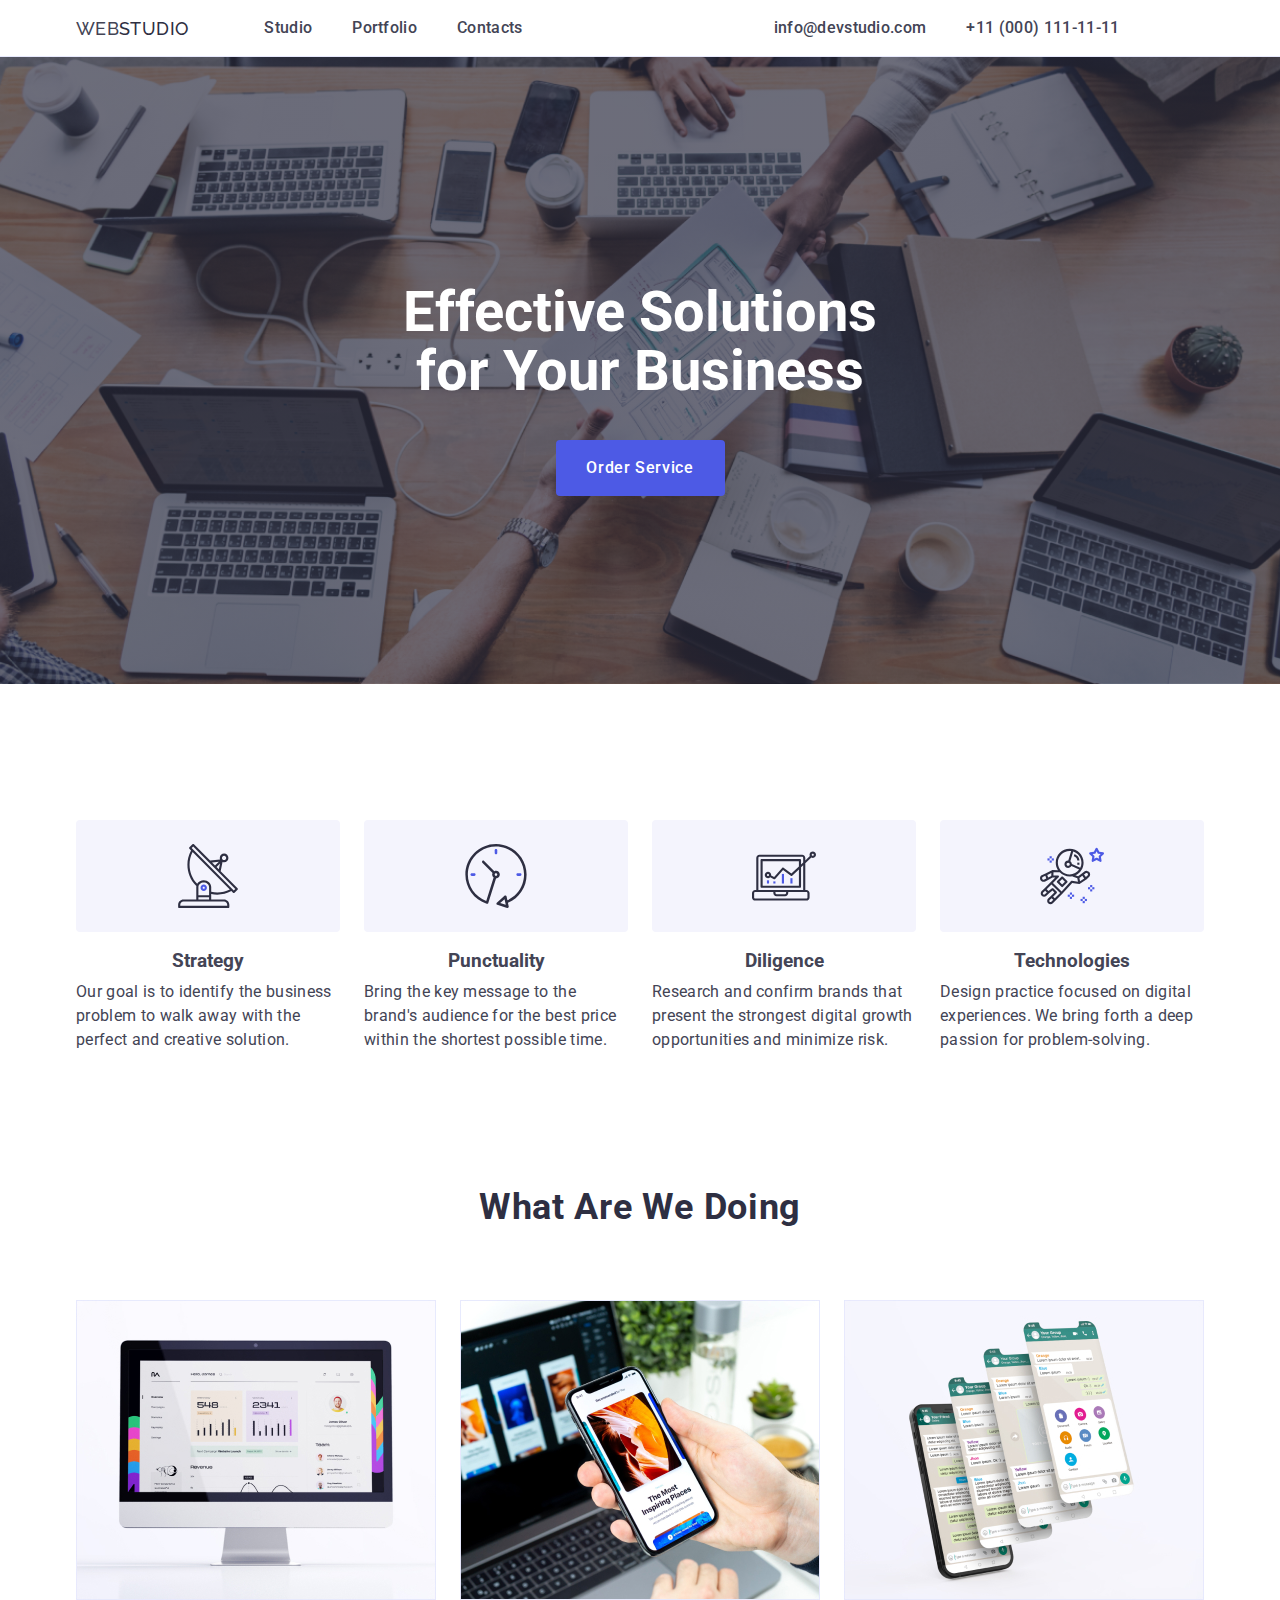
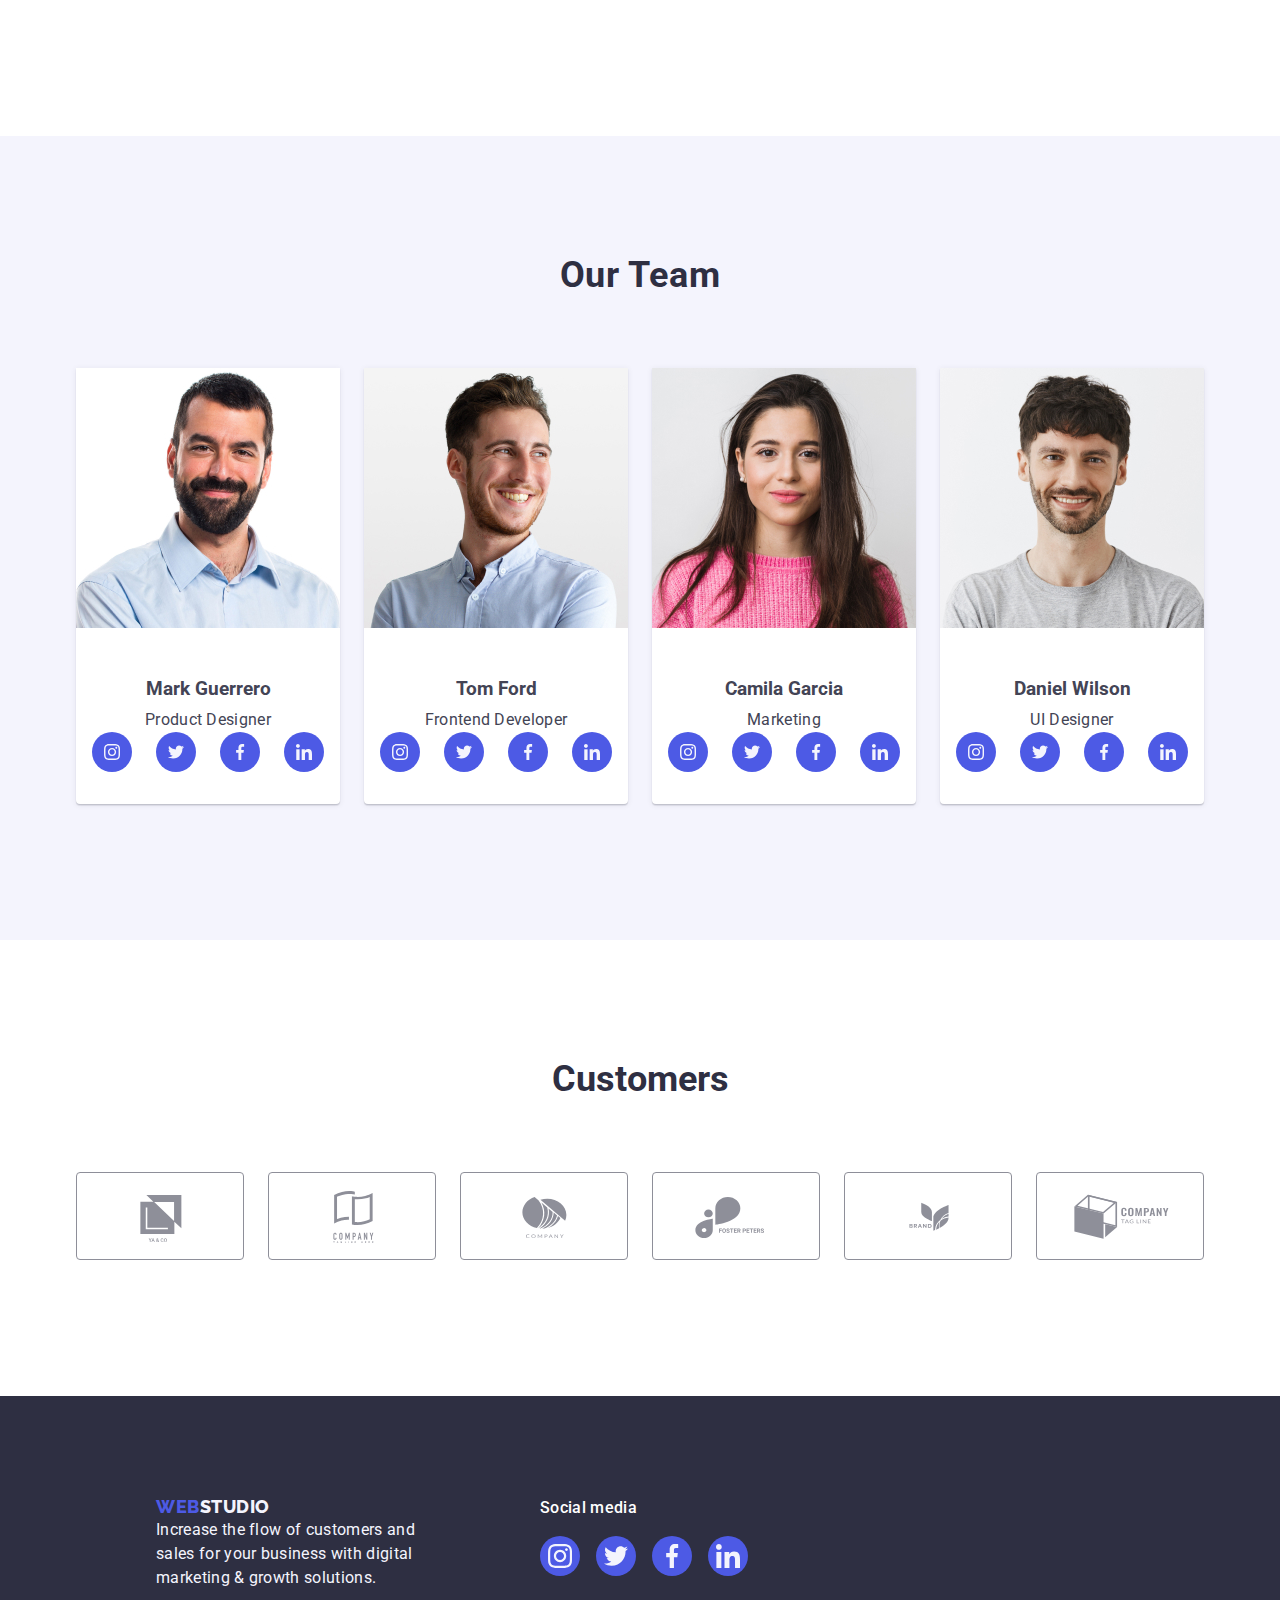
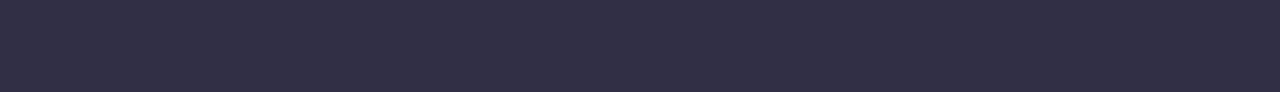
<file: index.html>
<!DOCTYPE html>
<html lang="en">
  <head>
    <meta charset="UTF-8"/>
    <meta name="viewport" content="width=device-width, initial-scale=1.0"/>
    <title>Studio</title>

    <link
      rel="stylesheet"
      href="https://cdnjs.cloudflare.com/ajax/libs/modern-normalize/1.0.0/modern-normalize.min.css"
    />

    <link rel="stylesheet" href="./css/styles.css"/>
    <link rel="preconnect" href="https://fonts.googleapis.com"/>
    <link rel="preconnect" href="https://fonts.gstatic.com" crossorigin/>
    <link
      href="https://fonts.googleapis.com/css2?family=Raleway:wght@700&display=swap"
      rel="stylesheet"/>

    <link rel="preconnect" href="https://fonts.googleapis.com" />
    <link rel="preconnect" href="https://fonts.gstatic.com" crossorigin/>
    <link
      href="https://fonts.googleapis.com/css2?family=Raleway:wght@700&family=Roboto&display=swap"
      rel="stylesheet"
    />
    <link rel="preconnect" href="https://fonts.googleapis.com" />
    <link rel="preconnect" href="https://fonts.gstatic.com" crossorigin/>
    <link
      href="https://fonts.googleapis.com/css2?family=Raleway:wght@700&family=Roboto:wght@500&display=swap"
      rel="stylesheet"
    />
    <link rel="preconnect" href="https://fonts.googleapis.com"/>
    <link rel="preconnect" href="https://fonts.gstatic.com" crossorigin/>
    <link
      href="https://fonts.googleapis.com/css2?family=Raleway:wght@700&family=Roboto:wght@700&display=swap"
      rel="stylesheet"
    />
    <link rel="preconnect" href="https://fonts.googleapis.com" />
    <link rel="preconnect" href="https://fonts.gstatic.com" crossorigin/>
    <link
      href="https://fonts.googleapis.com/css2?family=Raleway:wght@700&family=Roboto:wght@700;900&display=swap"
      rel="stylesheet"
    />
  </head>
  <body>
    <!--Hero Section-->

    <header class="header">
      <!-- Navigation -->
      <div class="header-div container">
        <nav class="nav">
          <a href="./index.html" class="logo-link link">
            Web<span class="logo-second-word">Studio</span></a
          >
          <ul class="list nav-menu">
            <li><a href="./index.html" class="nav-link link">Studio</a></li>
            <li>
              <a href="./portfolio.html" class="nav-link link">Portfolio</a>
            </li>
            <li><a href="" class="nav-link link">Contacts</a></li>
          </ul>
        </nav>
        <!-- Contact-Informations -->
        <address class="address list">
          <ul class="list address-list">
            <li>
              <a href="mailto:info@devstudio.com" class="phone-email link"
                >info@devstudio.com</a
              >
            </li>
            <li>
              <a href="tel:+110001111111" class="phone-email link"
                >+11 (000) 111-11-11</a
              >
            </li>
          </ul>
        </address>
      </div>
    </header>

    <main>
      <!--First Section-->

      <section class="first-section">
        <div class="container">
          <h1 class="title-first-section">
            Effective Solutions for Your Business
          </h1>
          <button type="button" class="button-first-section">
            Order Service
          </button>
        </div>
      </section>

      <!--Second Section-->

      <section class="second-section">
        <div class="container">
          <h2 class="secondtitle visually-hidden">What Are We Doing</h2>
          <ul class="list">
            <li class="second-section-list">
              <!--Primul element al listei conține un <div> care servește ca container pentru iconiță-->

              <div class="second-section-icons">
                <svg width="64" height="64">
                  <use href="./images/icons.svg#icon-strategy"></use>
                </svg>
              </div>
              <h3 class="title-second-section">Strategy</h3>
              <p class="paragraph-second-section">
                Our goal is to identify the business problem to walk away with
                the perfect and creative solution.
              </p>
            </li>
            <li class="second-section-list">
              <div class="second-section-icons">
                <svg width="64" height="64">
                  <use href="./images/icons.svg#icon-punctuality"></use>
                </svg>
              </div>
              <h3 class="title-second-section">Punctuality</h3>
              <p class="paragraph-second-section">
                Bring the key message to the brand's audience for the best price
                within the shortest possible time.
              </p>
            </li>
            <li class="second-section-list">
              <div class="second-section-icons">
                <svg width="64" height="64">
                  <use href="./images/icons.svg#icon-diligence"></use>
                </svg>
              </div>
              <h3 class="title-second-section">Diligence</h3>
              <p class="paragraph-second-section">
                Research and confirm brands that present the strongest digital
                growth opportunities and minimize risk.
              </p>
            </li>
            <li class="second-section-list">
              <div class="second-section-icons">
                <svg width="64" height="64">
                  <use href="./images/icons.svg#icon-technologies"></use>
                </svg>
              </div>
              <h3 class="title-second-section">Technologies</h3>
              <p class="paragraph-second-section">
                Design practice focused on digital experiences. We bring forth a
                deep passion for problem-solving.
              </p>
            </li>
          </ul>
        </div>
      </section>

      <!--Third Section-->

      <section class="section-third">
        <div class="container">
          <h2 class="title-third-section">What are we doing</h2>
          <ul class="list">
            <li class="third-section-list">
              <img src="./images/computer.jpg" alt="computer.jpg" width="360" />
            </li>
            <li class="third-section-list">
              <img
                src="./images/computer-smartphone.jpg"
                alt="computer-smartphone"
                width="360"
              />
            </li>
            <li class="third-section-list">
              <img src="./images/smartphone.jpg" alt="smartphone" width="360" />
            </li>
          </ul>
        </div>
      </section>

      <!--Forth Section-->

      <section class="forth-section">
        <div class="container">
          <h2 class="title-forth-section">Our Team</h2>
          <ul class="list">
            <li class="background-special">
              <img
                src="./images/portrait-1.jpg"
                alt="Mark Guerrero"
                width="264"
              />
              <div class="container-forth">
                <h3 class="title-second-section">Mark Guerrero</h3>
                <p class="paragraph-second-section-forth">Product Designer</p>

                <ul class="forth-social-media">
                  <li class="forth-icons">
                    <a href="" class="link-icons">
                      <svg class="our-team-icons" width="16" height="16">
                        <use href="./images/icons.svg#icon-instagram"></use>
                      </svg>
                    </a>
                  </li>
                  <li class="forth-icons">
                    <a href="" class="link-icons">
                      <svg class="our-team-icons" width="16" height="16">
                        <use href="./images/icons.svg#icon-twitter"></use>
                      </svg>
                    </a>
                  </li>
                  <li class="forth-icons">
                    <a href="" class="link-icons">
                      <svg class="our-team-icons" width="16" height="16">
                        <use href="./images/icons.svg#icon-facebook"></use>
                      </svg>
                    </a>
                  </li>
                  <li class="forth-icons">
                    <a href="" class="link-icons">
                      <svg class="our-team-icons" width="16" height="16">
                        <use href="./images/icons.svg#icon-linkedin"></use>
                      </svg>
                    </a>
                  </li>
                </ul>
              </div>
            </li>
            <li class="background-special">
              <img src="./images/portrait-2.jpg" alt="Tom Ford" width="264" />
              <div class="container-forth">
                <h3 class="title-second-section">Tom Ford</h3>
                <p class="paragraph-second-section-forth">Frontend Developer</p>
                <ul class="forth-social-media">
                  <li class="forth-icons">
                    <a href="" class="link-icons">
                      <svg width="16" height="16">
                        <use href="./images/icons.svg#icon-instagram"></use>
                      </svg>
                    </a>
                  </li>
                  <li class="forth-icons">
                    <a href="" class="link-icons">
                      <svg width="16" height="16">
                        <use href="./images/icons.svg#icon-twitter"></use>
                      </svg>
                    </a>
                  </li>
                  <li class="forth-icons">
                    <a href="" class="link-icons">
                      <svg width="16" height="16">
                        <use href="./images/icons.svg#icon-facebook"></use>
                      </svg>
                    </a>
                  </li>
                  <li class="forth-icons">
                    <a href="" class="link-icons">
                      <svg width="16" height="16">
                        <use href="./images/icons.svg#icon-linkedin"></use>
                      </svg>
                    </a>
                  </li>
                </ul>
              </div>
            </li>

            <li class="background-special">
              <img
                src="./images/portrait-3.jpg"
                alt="Camila Garcia"
                width="264"
              />
              <div class="container-forth">
                <h3 class="title-second-section">Camila Garcia</h3>
                <p class="paragraph-second-section-forth">Marketing</p>
                <ul class="forth-social-media">
                  <li class="forth-icons">
                    <a href="" class="link-icons">
                      <svg width="16" height="16">
                        <use href="./images/icons.svg#icon-instagram"></use>
                      </svg>
                    </a>
                  </li>
                  <li class="forth-icons">
                    <a href="" class="link-icons">
                      <svg width="16" height="16">
                        <use href="./images/icons.svg#icon-twitter"></use>
                      </svg>
                    </a>
                  </li>
                  <li class="forth-icons">
                    <a href="" class="link-icons">
                      <svg width="16" height="16">
                        <use href="./images/icons.svg#icon-facebook"></use>
                      </svg>
                    </a>
                  </li>
                  <li class="forth-icons">
                    <a href="" class="link-icons">
                      <svg width="16" height="16">
                        <use href="./images/icons.svg#icon-linkedin"></use>
                      </svg>
                    </a>
                  </li>
                </ul>
              </div>
            </li>

            <li class="background-special">
              <img
                src="./images/portrait-4.jpg"
                alt="Daniel Wilson"
                width="264"
              />
              <div class="container-forth">
                <h3 class="title-second-section">Daniel Wilson</h3>
                <p class="paragraph-second-section-forth">UI Designer</p>
                <ul class="forth-social-media">
                  <li class="forth-icons">
                    <a href="" class="link-icons">
                      <svg width="16" height="16">
                        <use href="./images/icons.svg#icon-instagram"></use>
                      </svg>
                    </a>
                  </li>
                  <li class="forth-icons">
                    <a href="" class="link-icons">
                      <svg width="16" height="16">
                        <use href="./images/icons.svg#icon-twitter"></use>
                      </svg>
                    </a>
                  </li>
                  <li class="forth-icons">
                    <a href="" class="link-icons">
                      <svg width="16" height="16">
                        <use href="./images/icons.svg#icon-facebook"></use>
                      </svg>
                    </a>
                  </li>
                  <li class="forth-icons">
                    <a href="" class="link-icons">
                      <svg width="16" height="16">
                        <use href="./images/icons.svg#icon-linkedin"></use>
                      </svg>
                    </a>
                  </li>
                </ul>
              </div>
            </li>
          </ul>
        </div>
      </section>

      <!--FIVE SECTION ( CUSTOMERS)-->

      <section class="section-customers">
        <div class="container">
          <h2 class="subtitle">Customers</h2>
          <ul class="list-customers">
            <li class="icons-list">
              <a href="" class="link-customers-five-section">
                <svg width="104" height="56" class="icons-list-svg">
                  <!--icon yago-->
                  <use href="./images/icons.svg#icon-YAGO"></use>
                </svg>
              </a>
            </li>
            <li class="icons-list">
              <a href="" class="link-customers-five-section">
                <svg width="104" height="56" class="icons-list-svg">
                  <!--company tagline here-->
                  <use href="./images/icons.svg#icon-Logo-1"></use>
                </svg>
              </a>
            </li>
            <li class="icons-list">
              <a href="" class="link-customers-five-section">
                <svg width="104" height="56" class="icons-list-svg">
                  <use href="./images/icons.svg#icon-COMPANY"></use>
                </svg>
              </a>
            </li>

            <li class="icons-list">
              <a href="" class="link-customers-five-section">
                <svg width="104" height="56" class="icons-list-svg">
                  <use href="./images/icons.svg#icon-Logo-3"></use>
                </svg>
              </a>
            </li>
            <li class="icons-list">
              <a href="" class="link-customers-five-section">
                <svg width="104" height="56" class="icons-list-svg">
                  <use href="./images/icons.svg#icon-BRAND"></use>
                </svg>
              </a>
            </li>

            <li class="icons-list">
              <a href="" class="link-customers-five-section">
                <svg width="104" height="56" class="icons-list-svg">
                  <use href="./images/icons.svg#icon-Logo-4"></use>
                </svg>
              </a>
            </li>
          </ul>
        </div>
      </section>
    </main>

    <!--Footer Section-->

    <footer class="footer-class">

      <!--Logo Footer-->
      <div class="container-footer">
        <div class="logo-and-paragraph">
          <a href="./index.html" class="logo-footer"
            >Web<span class="span-footer">Studio</span></a
          >
          <p class="logo-footer-link">
            Increase the flow of customers and sales for your business with
            digital marketing & growth solutions.
          </p>
        </div>

        <div class="footer-socials">
          <p class="p-social-media">Social media</p>
          <ul class="footer-list">
            <li class="listaa">
              <a href="" class="link-footer">
                <svg class="last-icons" width="24" height="24">
                  <use href="./images/icons.svg#icon-instagram"></use>
                </svg>
              </a>
            </li>
            <li class="listaa">
              <a href="" class="link-footer">
                <svg class="last-icons" width="24" height="24">
                  <use href="./images/icons.svg#icon-twitter"></use>
                </svg>
              </a>
            </li>
            <li class="listaa">
              <a href="" class="link-footer">
                <svg class="last-icons" width="24" height="24">
                  <use href="./images/icons.svg#icon-facebook"></use>
                </svg>
              </a>
            </li>
            <li class="listaa">
              <a href="" class="link-footer">
                <svg class="last-icons" width="24" height="24">
                  <use href="./images/icons.svg#icon-linkedin"></use>
                </svg>
              </a>
            </li>
          </ul>
        </div>
      </div>
    </footer>
  </body>
</html>
</file>
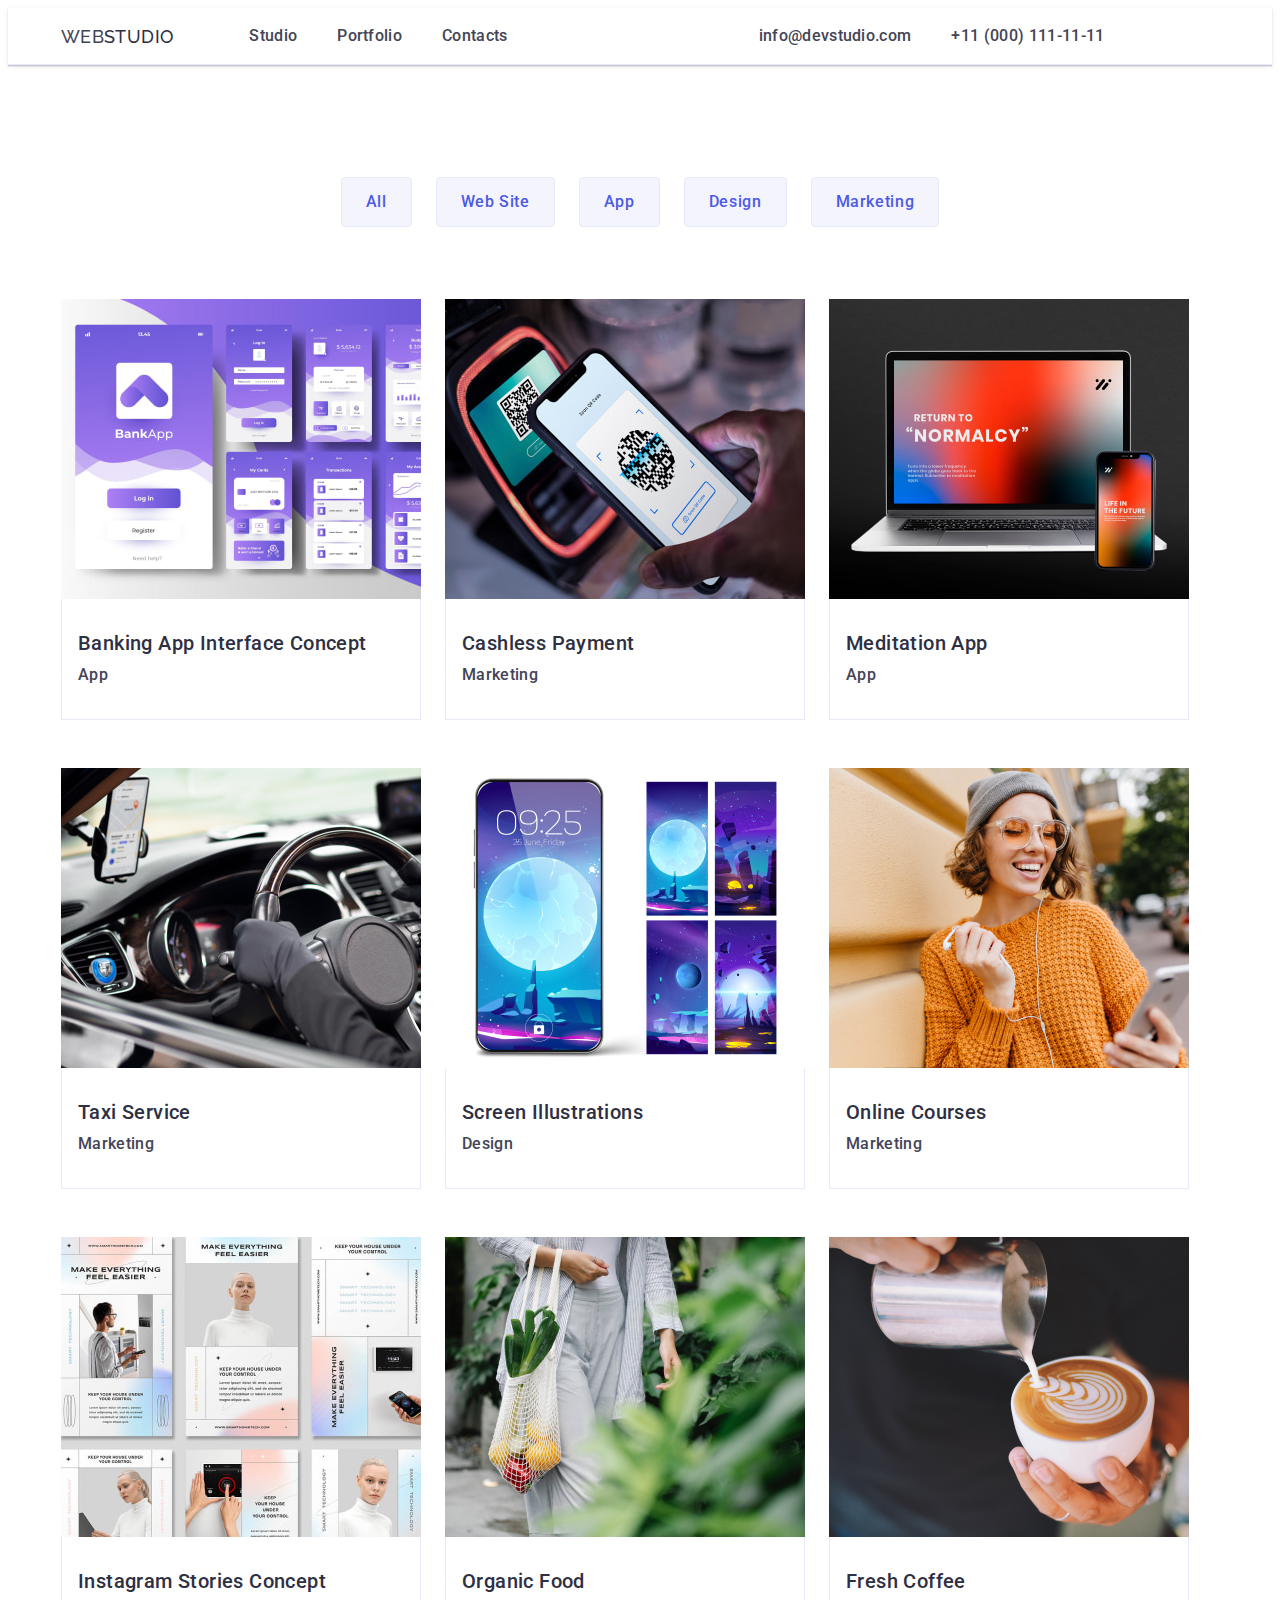
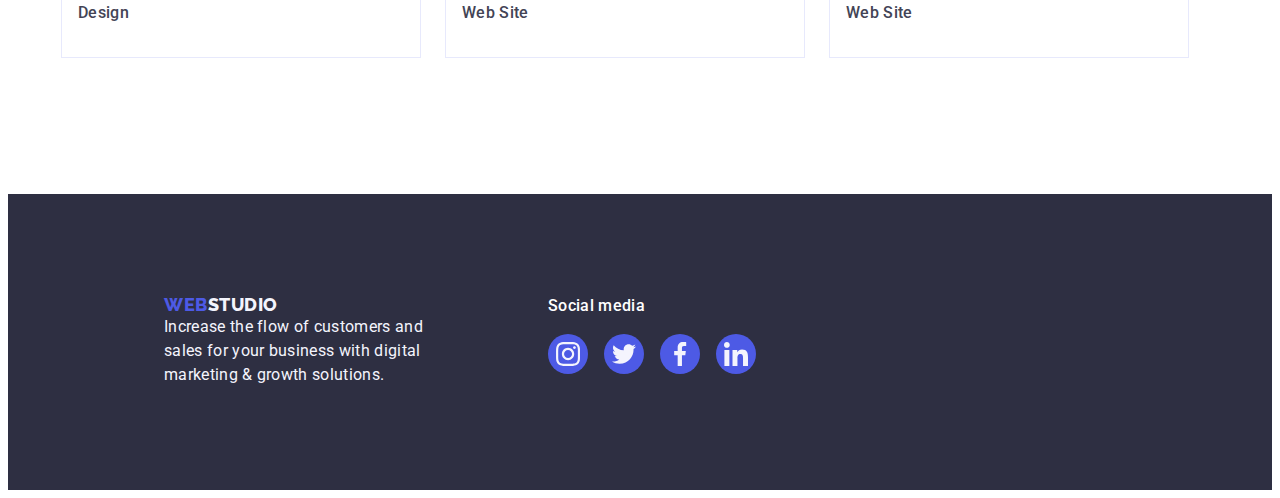
<file: portfolio.html>
<!DOCTYPE html>
<html lang="en">
  <head>
    <meta charset="UTF-8" />
    <meta name="viewport" content="width=device-width, initial-scale=1.0" />
    <title>Portofolio</title>

    <link
      rel="stylesheet"
      href="https://cdnjs.cloudflare.com/ajax/libs/modern-normalize/2.0.0/modern-normalize.min.css"
      integrity="sha512-4xo8blKMVCiXpTaLzQSLSw3KFOVPWhm/TRtuPVc4WG6kUgjH6J03IBuG7JZPkcWMxJ5huwaBpOpnwYElP/m6wg=="
      crossorigin="anonymous"
      referrerpolicy="no-referrer"
    />

    <link rel="stylesheet" href="./css/styles.css" />
    <link rel="preconnect" href="https://fonts.googleapis.com" />
    <link rel="preconnect" href="https://fonts.gstatic.com" crossorigin />
    <link
      href="https://fonts.googleapis.com/css2?family=Raleway:wght@700&family=Roboto:wght@400;500;700;900&display=swap"
      rel="stylesheet"
    />
  </head>
  <body>
    <header class="header">
      <!-- Navigation -->
      <div class="header-div container">
        <nav class="nav">
          <a href="./index.html" class="logo-link link">
            Web<span class="logo-second-word">Studio</span></a
          >
          <ul class="list nav-menu">
            <li><a href="./index.html" class="nav-link link">Studio</a></li>
            <li>
              <a href="./portfolio.html" class="nav-link link">Portfolio</a>
            </li>
            <li><a href="" class="nav-link link">Contacts</a></li>
          </ul>
        </nav>
        <!-- Contact-Informations -->
        <address class="address list">
          <ul class="list address-list">
            <li>
              <a href="mailto:info@devstudio.com" class="phone-email link"
                >info@devstudio.com</a
              >
            </li>
            <li>
              <a href="tel:+110001111111" class="phone-email link"
                >+11 (000) 111-11-11</a
              >
            </li>
          </ul>
        </address>
      </div>
    </header>
    <main>
      <!-- Filter-Section -->
      <section class="filter-section">
        <div class="portfolio-section-div container">
          <h1 class="visually-hidden">nu poate fi gol</h1>
          <ul class="list buttons-list">
            <li>
              <button type="button" class="button">All</button>
            </li>
            <li>
              <button type="button" class="button">Web Site</button>
            </li>
            <li>
              <button type="button" class="button">App</button>
            </li>
            <li>
              <button type="button" class="button">Design</button>
            </li>
            <li>
              <button type="button" class="button">Marketing</button>
            </li>
          </ul>
          <ul class="list portfolio-list">
            <li class="portfolio-list-list">
              <a href="" class="link portfolio-link">
                <img
                  src="./images/banking-1.jpg"
                  alt="bank aplication"
                  width="360"
                />
                <div class="portfolio-link-div">
                  <h2 class="projects-name">Banking App Interface Concept</h2>
                  <p class="projects-description">App</p>
                </div>
              </a>
            </li>
            <li class="portfolio-list-list">
              <a href="" class="link portfolio-link">
                <img
                  src="./images/payment-2.jpg"
                  alt="phone aplication"
                  width="360"
                />
                <div class="portfolio-link-div">
                  <h2 class="projects-name">Cashless Payment</h2>
                  <p class="projects-description">Marketing</p>
                </div>
              </a>
            </li>
            <li class="portfolio-list-list">
              <a href="" class="link portfolio-link">
                <img
                  src="./images/meditation-3.jpg"
                  alt="computer aplication"
                  width="360"
                />
                <div class="portfolio-link-div">
                  <h2 class="projects-name">Meditation App</h2>
                  <p class="projects-description">App</p>
                </div>
              </a>
            </li>
            <li class="portfolio-list-list">
              <a href="" class="link portfolio-link">
                <img
                  src="./images/taxi-4.jpg"
                  alt="inide the car"
                  width="360"
                />
                <div class="portfolio-link-div">
                  <h2 class="projects-name">Taxi Service</h2>
                  <p class="projects-description">Marketing</p>
                </div>
              </a>
            </li>
            <li class="portfolio-list-list">
              <a href="" class="link portfolio-link">
                <img
                  src="./images/screen-5.jpg"
                  alt="phone interface"
                  width="360"
                />
                <div class="portfolio-link-div">
                  <h2 class="projects-name">Screen Illustrations</h2>
                  <p class="projects-description">Design</p>
                </div>
              </a>
            </li>
            <li class="portfolio-list-list">
              <a href="" class="link portfolio-link">
                <img src="./images/online-5.jpg" alt="persoana" width="360" />
                <div class="portfolio-link-div">
                  <h2 class="projects-name">Online Courses</h2>
                  <p class="projects-description">Marketing</p>
                </div>
              </a>
            </li>
            <li class="portfolio-list-list">
              <a href="" class="link portfolio-link">
                <img
                  src="./images/stories-7.jpg"
                  alt="aplication interface"
                  width="360"
                />
                <div class="portfolio-link-div">
                  <h2 class="projects-name">Instagram Stories Concept</h2>
                  <p class="projects-description">Design</p>
                </div>
              </a>
            </li>
            <li class="portfolio-list-list">
              <a href="" class="link portfolio-link">
                <img src="./images/food-3.jpg" alt="groceries" width="360" />
                <div class="portfolio-link-div">
                  <h2 class="projects-name">Organic Food</h2>
                  <p class="projects-description">Web Site</p>
                </div>
              </a>
            </li>
            <li class="portfolio-list-list">
              <a href="" class="link portfolio-link">
                <img src="./images/coffee-2.jpg" alt="coffe" width="360" />
                <div class="portfolio-link-div">
                  <h2 class="projects-name">Fresh Coffee</h2>
                  <p class="projects-description">Web Site</p>
                </div>
              </a>
            </li>
          </ul>
        </div>
      </section>
    </main>
 

  <footer class="footer-class">
    <div class="container-footer">
      <div class="logo-and-paragraph">
        <a href="./index.html" class="logo-footer"
          >Web<span class="span-footer">Studio</span></a
        >
        <p class="logo-footer-link">
          Increase the flow of customers and sales for your business with
          digital marketing & growth solutions.
        </p>
      </div>

      <div class="footer-socials">
        <p class="p-social-media">Social media</p>
        <ul class="footer-list">
          <li class="listaa">
            <a href="" class="link-footer">
              <svg class="last-icons" width="24" height="24">
                <use href="./images/icons.svg#icon-instagram"></use>
              </svg>
            </a>
          </li>
          <li class="listaa">
            <a href="" class="link-footer">
              <svg class="last-icons" width="24" height="24">
                <use href="./images/icons.svg#icon-twitter"></use>
              </svg>
            </a>
          </li>
          <li class="listaa">
            <a href="" class="link-footer">
              <svg class="last-icons" width="24" height="24">
                <use href="./images/icons.svg#icon-facebook"></use>
              </svg>
            </a>
          </li>
          <li class="listaa">
            <a href="" class="link-footer">
              <svg class="last-icons" width="24" height="24">
                <use href="./images/icons.svg#icon-linkedin"></use>
              </svg>
            </a>
          </li>
        </ul>
      </div>
    </div>
 
  </footer>
</body>
</html>
</file>
<file: css/styles.css>
:root {
  --main-color-white: white;
  --text-color-white: #FFFFFFFF;
  --text-color-navy: #2e2f42;
  --text-color-slate: #434455;
  --text-color-cloud: #f4f4fd;
  --text-color-logo: #4d5ae5;
  --background-color: #2e2f42;
  --button-hover-color: #404bbf;
  
  --logo-font-family: "Raleway", sans-serif;
  --text-font-family: "Roboto", sans-serif;
}

body {
  font-family: var(--text-font-family);
  background-color: var(--main-color-white);
  color: var(--text-color-slate);
}


h2 {
  margin: 0;
}


p{
  margin: 0;
  
}









.container {
  width: 1158px;
  margin: 0 auto;
  padding: 0 15px;
}


/*Header*/



.header {
  border-bottom: 1px solid #e7e9fc;
  box-shadow: 0px 2px 1px rgba(46, 47, 66, 0.08), 0px 1px 1px rgba(46, 47, 66, 0.16), 0px 1px 6px rgba(46, 47, 66, 0.08);
}

.header-div {
  display: flex;
  width: 1158px;
  margin: 0 auto;
  padding: 0 15px;
}



.nav {
  display: flex;
  align-items: center;
}


.logo-link {
  color: var(--text-color-logo);
  font-family: var(--logo-font-family);
  font-size: 18px;
  font-weight: 800;
  line-height: 1.17;
  letter-spacing: 0.54px;
  text-transform: uppercase;
  margin-right: 76px;
  display: inline-block;
}



.logo-second-word {
  color: var(--text-color-navy);
}


.list {
  list-style: none;
  gap: 24px;

  display: flex;
}


.nav-menu {
  display: flex;
  gap: 40px;
}




.nav-link {
  color: var(--text-color-navy);
  font-size: 16px;
  font-weight: 500;
  line-height: 150%;
  letter-spacing: 0.32px;
  padding: 24px 0;
}

.nav-link:hover .nav-link:focus {
  color: var(--button-hover-color);
}




.address {
  color: var(--text-color-slate);
  font-size: 16px;
  font-style: normal;
  line-height: 150%;
  letter-spacing: 0.32px;
}

.address-list {
  display: flex;
  gap: 40px;
  /* adaugat in tema 4 */
  padding-left: 251px;
}

.address:hover .address:focus {
  color: var(--text-color-cloud);
}


.phone-email {
  color: var(--text-color-slate);
  line-height: 1.5;
  letter-spacing: 0.02em;
}

.phone-email:hover .phone-email:focus {
  background-color: var(--button-hover-color);
}


/*First Section*/




.first-section {
  background-color: #2e2f42;
  padding: 188px 0;
  background-image: linear-gradient(
      rgba(46, 47, 66, 0.7),
      rgba(46, 47, 66, 0.7)
    ),
    url(../images/pozahero.jpg);

  background-repeat: no-repeat;
  background-position: center;
  background-size: cover;
  max-width: 1440px;
}



.title-first-section {
  font-size: 56px;
  line-height: 1.07;
  text-align: center;
  color: #ffffff;
  width: 496px;

  margin-left: auto;
  margin-right: auto;
}

.button-first-section {
  display: block;
  min-width: 169px;
  height: 56px;
  border: none;
  background-color: #4d5ae5;
  border-radius: 4px;
  cursor: pointer;
  color: var(--WHITE, #fff);

  /* Button Text */
  font-family: Roboto;
  font-size: 16px;
  font-style: normal;
  font-weight: 500;
  line-height: 24px; /* 150% */
  letter-spacing: 0.64px;
  margin-left: auto;
  margin-right: auto;
}

.button-first-section:hover {
  background-color: #404bbf;
}

.button-first-section:focus {
  background-color: #404bbf;
}



/*Second section*/

.p-social-media {

  margin-bottom: 16px;
  font-family: Roboto;
  font-weight: 500;
  font-size: 16px;
  line-height: 1.5;
  letter-spacing: 0.02em;
  color: var(--text-color-white);
  font-style: normal;
  
  
}










ul {
  padding: 0;
}



.title-second-section {
  margin-bottom: 8px;
  text-align: center;
}

.paragraph-second-section {
  /* Body */
  font-family: Roboto;
  font-size: 16px;
  font-style: normal;
  font-weight: 400;
  line-height: 24px; /* 150% */
  letter-spacing: 0.32px;
}

.second-section {
  padding: 120px 0;
  display: flex;
}

.paragraph-second-section-forth {
  color: var(--SLATE, #434455);
  text-align: center;

  /* Body */
  font-family: Roboto;
  font-size: 16px;
  font-style: normal;
  font-weight: 400;
  line-height: 24px; /* 150% */
  letter-spacing: 0.32px;
}

.forth-social-media {
  display: flex;
  justify-content: center;
  gap: 24px;
}

.forth-icons {
  height: 40px;
  width: 40px;
  list-style-type: none;
}

.link-icons {
  width: 100%;
  height: 100%;
  background-color: #4d5ae5;
  border-radius: 50%;
  display: flex;
  align-items: center;
  justify-content: Center;
  fill: var(--text-color-cloud);
}

.link-icons:hover {
  background-color: #404bbf;
}

.link-icons:focus {
  background-color: #404bbf;
}

.our-team-icons {
  /* fill: #f4f4fd; */
  fill: var(--text-color-cloud);
}

.section-customers {
  padding-top: 120px;
  padding-bottom: 120px;
}



.list-customers {
  list-style: none;
  /* padding: 24px; */
  display: flex;

  gap: 24px;

  
}


.subtitle {

  font-size: 36px;
  line-height: 1.11;
  color: var(--NAVY-BLUE, #2e2f42);
  margin-bottom: 72px;
  
  text-align: center;
}





.icons-list {
  width: 168px;
  height: 88px;
  /* flex-shrink: 0;
  border-radius: 4px;
  border: 1px solid #8e8f99;
  display: flex;
  align-items: center;
  fill: currentColor; */
}

.icons-list-svg {

  width: 104px;
  height: 56px;
  fill: currentColor;


}


.link-customers-five-section {
  width: 100%;
  height: 100%;
  border: 1px solid #8e8f99;
  border-radius: 4px;
  display: flex;
  align-items: center;
  justify-content: center;
  color: #8e8f99;
  /* box-sizing: border-box; */
}

.link-customers-five-section:hover {
  color: #404bbf;
  border-color: #404bbf;
}

.link-customers-five-section:focus {
  color: #404bbf ;
  border-color: #404bbf;
}

.link {
  text-decoration: none;
  font-weight: 500;
  line-height: 1.5;
  letter-spacing: 0.02em;
  color: var(--list-color);
}

.forth-section {
  background-color: #f4f4fd;
  padding: 120px 0;
}

.title-forth-section {
  margin-bottom: 72px;
  font-size: 36px;
  line-height: 1.11;
  text-align: center;
  letter-spacing: 0.02em;
  text-transform: capitalize;
  color: #2e2f42;
}

.background-special {
  border-top-left-radius: 0px;
  border-top-right-radius: 0px;
  border-bottom-left-radius: 4px;
  border-bottom-right-radius: 4px;
  width: 100%;
  min-width: 264px;
  gap: 24px;

  box-shadow: 0px 1px 6px rgba(46, 47, 66, 0.08),
    0px 1px 1px rgba(46, 47, 66, 0.16), 0px 2px 1px rgba(46, 47, 66, 0.08);
  border-radius: 0px 0px 4px 4px;
  background: var(--WHITE, #fff);
  box-shadow: 0px 2px 1px 0px rgba(46, 47, 66, 0.08),
    0px 1px 1px 0px rgba(46, 47, 66, 0.16),
    0px 1px 6px 0px rgba(46, 47, 66, 0.08);
}

.container-forth {
  padding-top: 32px;
  padding-bottom: 32px;
}

.link:hover {
  color: #404bbf;
}
.link:focus {
  color: #404bbf;
}



img {
  display: block;
}












.button {
  font-family: "Roboto", sans-serif;
  font-weight: 500;
  font-size: 16px;
  line-height: 1.5;
  letter-spacing: 0.04em;
  color: #4d5ae5;
  background-color: #f4f4fd;

  cursor: pointer;
  padding: 12px 24px;
  border: 1px solid #e7e9fc;
  border-radius: 4px;
}

.button:hover {
  background-color: #404bbf;
  color: #ffffffff;
  border: 1px solid transparent;
  box-shadow:  0px 3px 1px rgba(0, 0, 0, 0.1), 0px 2px 1px rgba(0, 0, 0, 0.08), 0px 2px 2px rgba(0, 0, 0, 0.12);
}
.button:focus {
  background-color: #404bbf;
  color: #ffffffff;
  border: 1px solid transparent;
  box-shadow:  0px 3px 1px rgba(0, 0, 0, 0.1), 0px 2px 1px rgba(0, 0, 0, 0.08), 0px 2px 2px rgba(0, 0, 0, 0.12);

}

.portfolio-list {
  display: flex;
  flex-wrap: wrap;
  column-gap: 24px;
  row-gap: 48px;
}

.portfolio-link {
  width: calc((100%-48px) / 3);
  display:block;
}

.portfolio-link-div {
  padding: 32px 16px;
  border: 1px solid #e7e9fc;
  border-top: none;
}

.portfolio-link:hover{
  box-shadow: 0px 1px 6px rgba(46, 47, 66, 0.08), 0px 1px 1px rgba(46, 47, 66, 0.16), 0px 2px 1px rgba(46, 47, 66, 0.08); 
}


.portfolio-link:focus{

  box-shadow: 0px 1px 6px rgba(46, 47, 66, 0.08), 0px 1px 1px rgba(46, 47, 66, 0.16), 0px 2px 1px rgba(46, 47, 66, 0.08); 

}





.footer-class {
  background-color: var(--background-color);
  padding: 100px 0;
  /* margin: 0; */
}

.container-footer {
  display: flex;
  align-items: baseline;
  /* margin-right: 120px; */
}

.logo-and-paragraph {
  /* padding-top: 32px;
  padding-bottom: 32px; */
  margin-right: 120px;
}

.span-footer {
  color: var(--CLOUD, #f4f4fd);


  /* font-family: Raleway;
  font-size: 18px;
  font-style: normal;
  font-weight: 800;
  line-height: 21px; /* 116.667% */



  /* letter-spacing: 0.54px;
  text-transform: uppercase; */ 
}

.logo-footer {
  color: var(--IRIS, #4d5ae5);
  font-family: Raleway;
  font-size: 18px;
  font-style: normal;
  font-weight: 800;
  line-height: 21px; /* 116.667% */
  letter-spacing: 0.54px;
  text-transform: uppercase;

  text-decoration: none;
  margin-left: 156px;
}

.last-icons {
  /* fill: #f4f4f4fd; */
  fill: var(--text-color-cloud);
}

.logo-footer-link {
  color: var(--CLOUD, #f4f4fd);

  /* Body */
  /* font-family: Roboto; */
  font-size: 16px;
  font-style: normal;
  font-weight: 400;
  line-height: 1.5; /* 150% */
  letter-spacing: 0.32px;
  max-width: 264px;
  margin-left: 156px;

}







.footer-list {
  display: flex;
  gap: 16px;
}

.listaa {
  width: 40px;
  height: 40px;
  list-style-type: none;
}

.link-footer {
  width: 100%;
  height: 100%;
  background-color: #4d5ae5;
  border-radius: 50%;
  display: flex;
  align-items: center;
  justify-content: center;
}

.link-footer:hover,
.link-footer:focus{

  background-color: #31d0aa;

  

}

.filter-section {
  padding-top: 96px;
  padding-bottom: 120px;
}

.buttons-list {
  display: flex;
  justify-content: center;
  gap: 24px;
  margin-bottom: 72px;
}

/* .button-filter {
  font-family: var(--text-font-family);
  color: #4d5ae5;
  font-size: 16px;
  font-weight: 500;
  line-height: 150%;
  letter-spacing: 0.64px;
  background-color: var(--text-color-cloud);
  cursor: pointer;
}

.button-filter:hover .button-filter:focus {
  color: #ffffffff;
  background-color: #404bbf;
} */

.projects-name {
  color: var(--text-color-navy);
  font-weight: 500;
  font-size: 20px;
  line-height: 1.2;
  letter-spacing: 0.02em;
  margin-bottom: 8px;
}

.projects-description {
  color: var(--text-color-slate);
  font-size: 16px;
  line-height: 1.5;
  letter-spacing: 0.02em;
}




.first-section {
  background-color: #2e2f42;
  padding: 188px 0;
  background-image: linear-gradient(
      rgba(46, 47, 66, 0.7),
      rgba(46, 47, 66, 0.7)
    ),
    url(../images/pozahero.jpg);

  background-repeat: no-repeat;
  background-position: center;
  background-size: cover;
  max-width: 1440px;
}

.title-first-section {
  font-size: 56px;
  line-height: 1.07;
  text-align: center;
  color: #ffffff;
  width: 496px;

  margin-left: auto;
  margin-right: auto;
}

.button-first-section {
  display: block;
  min-width: 169px;
  height: 56px;
  border: none;
  background-color: #4d5ae5;
  border-radius: 4px;
  cursor: pointer;
  color: var(--WHITE, #fff);

  /* Button Text */
  font-family: Roboto;
  font-size: 16px;
  font-style: normal;
  font-weight: 500;
  line-height: 24px; /* 150% */
  letter-spacing: 0.64px;
  margin-left: auto;
  margin-right: auto;
}




.button-first-section:hover {
  background-color: #404bbf;
}

.button-first-section:focus {
  background-color: #404bbf;
}

/*Second section*/

.visually-hidden {
  position: absolute;
  width: 1px;
  height: 1px;
  margin: -1px;
  border: 0;
  padding: 0;
  white-space: nowrap;
  clip-path: inset(100%);
  clip: rect(0, 0, 0, 0);
  overflow: hidden;
}

.second-section-list {
  width: 100%;
  min-width: 264px;
  gap: 24px;
}

.second-section-icons {
  display: flex;
  align-items: center;
  justify-content: center;
  height: 112px;
  background-color: #f4f4fd;
  border-radius: 4px;
  margin-bottom: 8px;
}

.section-third {
  padding-bottom: 120px;
}

.title-third-section {
  font-size: 36px;
  line-height: 1.11;
  text-align: center;
  letter-spacing: 0.02em;
  text-transform: capitalize;
  color: #2e2f42;
  margin-bottom: 72px;
}

.third-section-list {
  min-width: 360px;
  width: 100%;
  gap: 24px;
}

/*Forth Section*/

.forth-section {
  background-color: #f4f4fd;
  padding: 120px 0;
}

.title-forth-section {
  margin-bottom: 72px;
  font-size: 36px;
  line-height: 1.11;
  text-align: center;
  letter-spacing: 0.02em;
  text-transform: capitalize;
  color: #2e2f42;
}

.background-special {
  border-top-left-radius: 0px;
  border-top-right-radius: 0px;
  border-bottom-left-radius: 4px;
  border-bottom-right-radius: 4px;
  width: 100%;
  min-width: 264px;
  gap: 24px;

  box-shadow: 0px 1px 6px rgba(46, 47, 66, 0.08),
    0px 1px 1px rgba(46, 47, 66, 0.16), 0px 2px 1px rgba(46, 47, 66, 0.08);
  border-radius: 0px 0px 4px 4px;
  background: var(--WHITE, #fff);
  box-shadow: 0px 2px 1px 0px rgba(46, 47, 66, 0.08),
    0px 1px 1px 0px rgba(46, 47, 66, 0.16),
    0px 1px 6px 0px rgba(46, 47, 66, 0.08);
}



.paragraph-second-section-forth {
  color: var(--SLATE, #434455);
  text-align: center;

  /* Body */
  font-family: Roboto;
  font-size: 16px;
  font-style: normal;
  font-weight: 400;
  line-height: 24px; /* 150% */
  letter-spacing: 0.32px;
}
</file>
